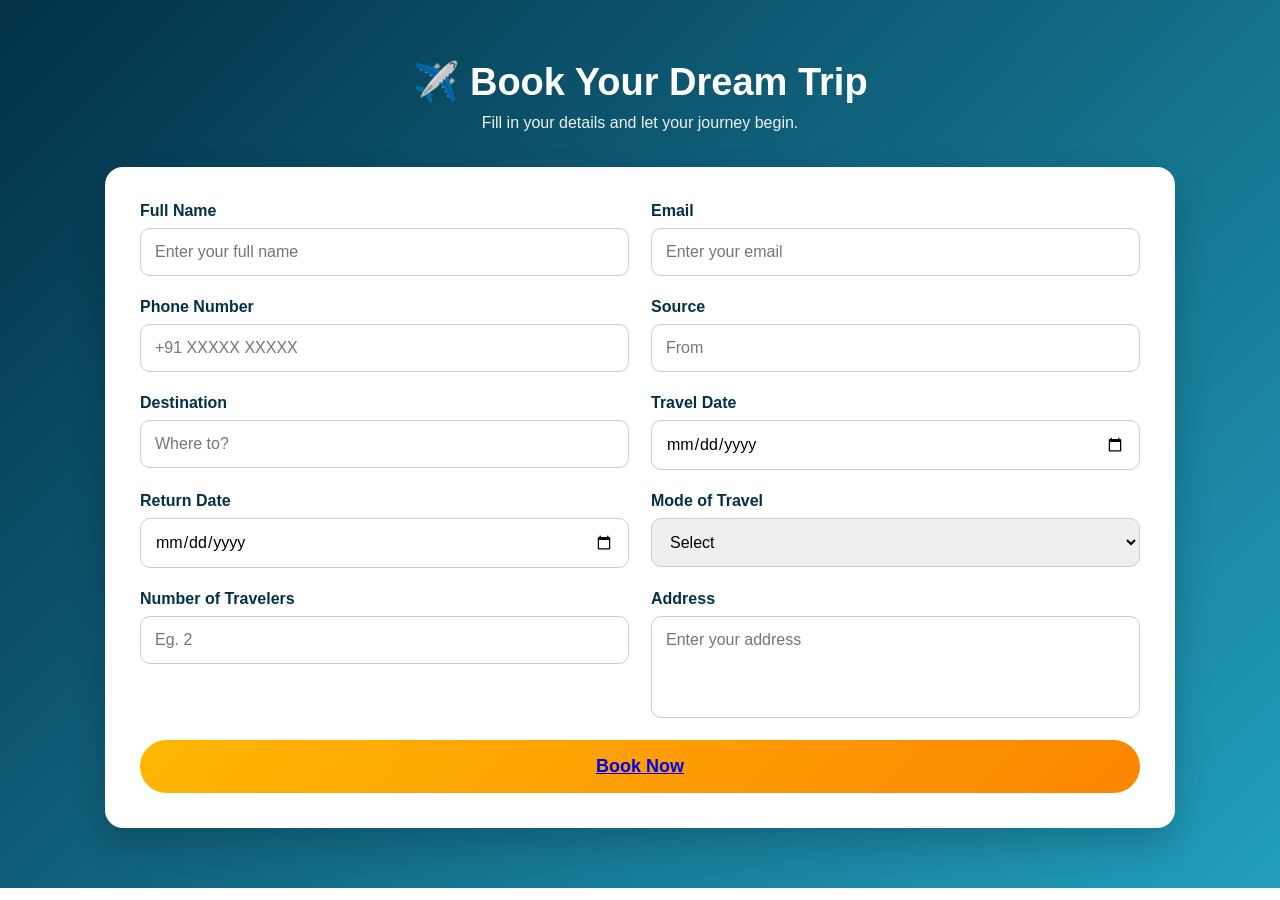
<file: VoyageSphere/form.html>
<!DOCTYPE html>
<html lang="en">
<head>
    <meta charset="UTF-8">
    <meta name="viewport" content="width=device-width, initial-scale=1.0">
    <title>Booking Form</title>
    <link rel="stylesheet" href="style.css">
</head>
<body>
    <section class="booking-section">

    <h2>✈️ Book Your Dream Trip</h2>
    <p>Fill in your details and let your journey begin.</p>

    <form class="booking-form">

        <div class="input-box">
            <label>Full Name</label>
            <input type="text" placeholder="Enter your full name" required>
        </div>

        <div class="input-box">
            <label>Email</label>
            <input type="email" placeholder="Enter your email" required>
        </div>

        <div class="input-box">
            <label>Phone Number</label>
            <input type="tel" placeholder="+91 XXXXX XXXXX" required>
        </div>

        <div class="input-box">
            <label>Source</label>
            <input type="text" placeholder="From">
        </div>

        <div class="input-box">
            <label>Destination</label>
            <input type="text" placeholder="Where to?">
        </div>

        <div class="input-box">
            <label>Travel Date</label>
            <input type="date">
        </div>

        <div class="input-box">
            <label>Return Date</label>
            <input type="date">
        </div>

        <div class="input-box">
            <label>Mode of Travel</label>
            <select>
                <option>Select</option>
                <option>✈️ Flight</option>
                <option>🚆 Train</option>
                <option>🚌 Bus</option>
            </select>
        </div>

        <div class="input-box">
            <label>Number of Travelers</label>
            <input type="number" min="1" placeholder="Eg. 2">
        </div>

        <div class="input-box">
            <label>Address</label>
            <textarea rows="4" placeholder="Enter your address"></textarea>
        </div>

        <button type="submit" class="book-btn">
            <a href="submit.html">Book Now</a>
        </button>

    </form>

</section>
</body>
</html>
</file>
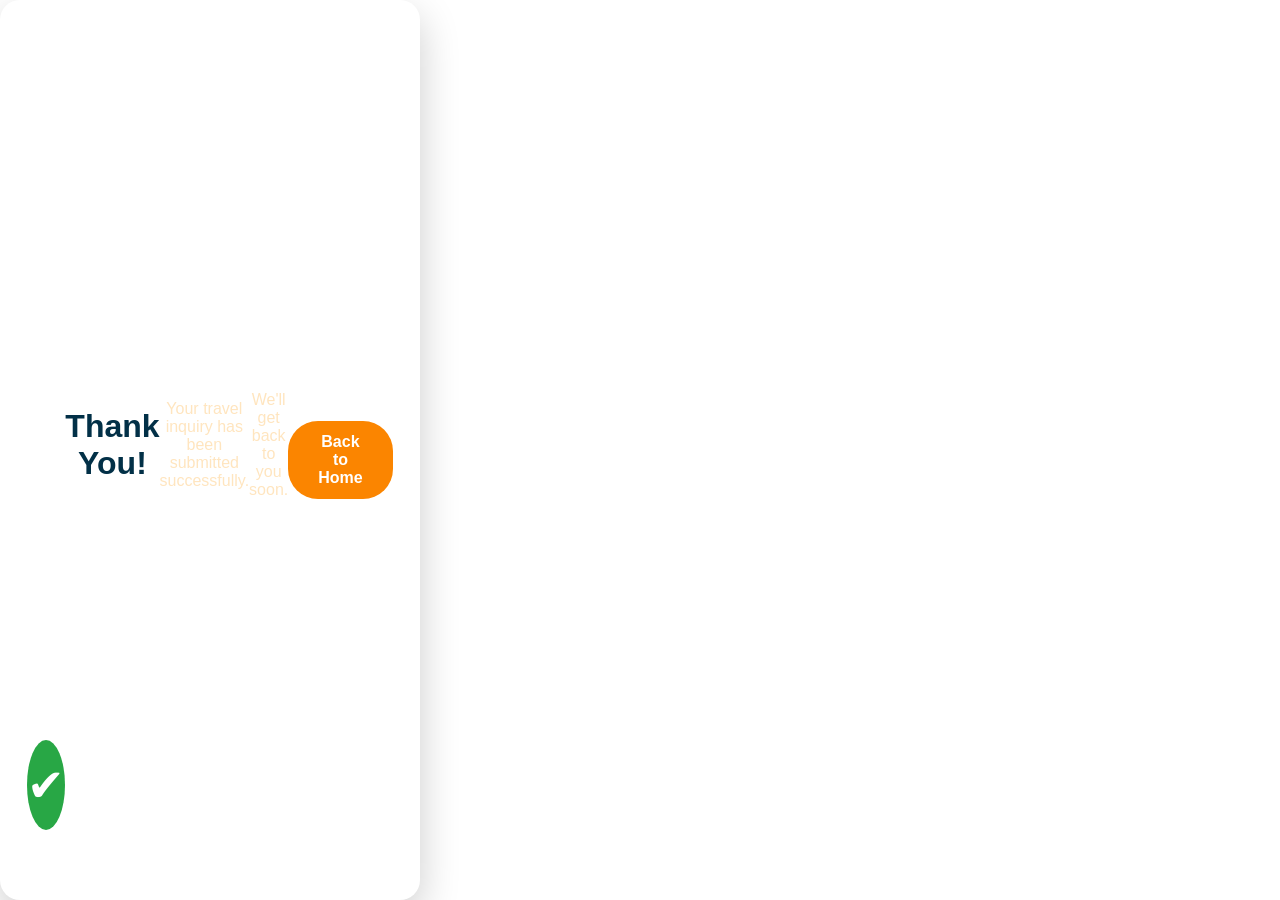
<file: VoyageSphere/submit.html>
<!DOCTYPE html>
<html lang="en">
<head>
    <meta charset="UTF-8">
    <meta name="viewport" content="width=device-width, initial-scale=1.0">
    <title>Submission Successful</title>

    <link href="https://fonts.googleapis.com/css2?family=Poppins:wght@400;600;700&display=swap" rel="stylesheet">

    <link rel="stylesheet" href="style.css">
</head>
<body>

<div class="success-box">

    <div class="tick">✔</div>

    <h1>Thank You!</h1>

    <p class="submission">Your travel inquiry has been submitted successfully.</p>

    <p class="submission">We'll get back to you soon.</p>

    <a href="index.html" class="btn">Back to Home</a>

</div>

</body>
</html>
</file>
<file: VoyageSphere/style.css>
*{
    margin:0;
    font-family:arial;
    border: border-box;
}

.navbar{
    height:90px;
    background-color:#1A312C;
    color:white;
    display: flex;
    align-items: center;
    justify-content: space-evenly;
}
.nav-logo{
    height:60px;
    width:100px;
     margin-bottom: 15px;
}

.logo{
    background-image: url(vslogo.png);
    background-size: cover;
    height:80px;
    width:100px;
   
}

.border{
    border:1px solid transparent;
    
}

.border:hover{
    border: 2px solid white;
   background: rgba(255,255,255,0.25);
    transform: translateY(-2px);
}

/* box2 */

.add-first{
    color: #cccccc;
    font-size: 0.85rem;
    margin-left: 18px;
}
.add-sec{
    margin-left: 3px;
}
.address-icon{
    display: flex;
    align-items: center;
}
/* box3 */

.nav-signin{
    display: flex;
    align-items: center;
    
}

.tour-icon{
    display: flex;
    align-items: center;
    
}

/* box5 */

.nav-login i{
    display:inline;
    font-size: 0.85rem;
}
.nav-login{
    font-weight: 700;
}
.login-icon{
    font-size: 0.85rem;
}

/* panel */

.panel{
    height: 70px;
    background-color: #428475;
    display: flex;
    color: white;
    align-items: center;
    justify-content: space-evenly;
}

.panel-ops h4 {
    font-style: italic;
    font-family: 'Lucida Sans', 'Lucida Sans Regular', 'Lucida Grande', 'Lucida Sans Unicode', Geneva, Verdana, sans-serif;
}


/* panel-search */
.panel-search{
    display: flex;
    justify-content: space-evenly;
    background-color: #1A312C;
    width: 620px;
    height:40px;
    border-radius: 5px;
    margin-left: 10px;
}
.select-search{
    background-color: #f3f3f3;
    width:50px;
    text-align: center;
     border-top-left-radius: 5px;
     border-bottom-left-radius: 5px;
     border: none;
}

.input-search{
     width:100%;
     border-bottom-left-radius: none;
     border-top-left-radius: none;
     border: none;
     font-size: 1rem;
}

.search-icon{
    width: 45px;
    display: flex;
    justify-content: center;
    align-items: center;
    font-size: 1.2rem;
}
.nav-search{
    border:2px solid orange;

}
.panel-language{
    display: flex;
    align-items: center;
    justify-content: center;
    width: 80px;
    height: 42px;

    background: rgba(255,255,255,0.15);
    backdrop-filter: blur(10px);

    border: 1px solid rgba(255,255,255,0.2);
    border-radius: 12px;

    color: white;
    cursor: pointer;
    transition: all 0.3s ease;
}

.panel-language:hover{
    background: rgba(255,255,255,0.25);
    transform: translateY(-2px);
}

/* hero-section */

.hero-section{
    background-image: url(herovs.png);
    height: 450px;
    background-size: cover;
    display: flex;
    align-items: flex-end;
    justify-content: center;
}

.hero-msg{
    background-color: white;
    color: #428475;
    text-decoration:none;
    height : 40px;
    width: 20%;
    border-radius: 5px;
    font-size: 0.85rem;
    display: flex;
    align-items: center;
    justify-content: center;
    margin-bottom: 25px;
}

.hero-msg a{
    color:rgb(0, 0, 0);
}

/* form */
.booking-section{
    background:linear-gradient(135deg,#023047,#219EBC);
    padding:60px 8%;
    text-align:center;
}

.booking-section h2{
    color:#fff;
    font-size:38px;
    margin-bottom:10px;
}

.booking-section p{
    color:#f1f1f1;
    margin-bottom:35px;
}

.booking-form{
    max-width:1000px;
    margin:auto;
    display:grid;
    grid-template-columns:repeat(2,1fr);
    gap:22px;
    background:white;
    padding:35px;
    border-radius:18px;
    box-shadow:0 15px 35px rgba(0,0,0,.2);
}

.input-box{
    display:flex;
    flex-direction:column;
    text-align:left;
}

.input-box label{
    margin-bottom:8px;
    font-weight:600;
    color:#023047;
}

.input-box input,
.input-box select,
.input-box textarea{
    padding:14px;
    border:1px solid #ccc;
    border-radius:10px;
    font-size:16px;
    outline:none;
    transition:.3s;
}

.input-box input:focus,
.input-box select:focus,
.input-box textarea:focus{
    border-color:#FB8500;
    box-shadow:0 0 10px rgba(251,133,0,.3);
}

textarea{
    resize:none;
}

.book-btn{
    grid-column:span 2;
    background:linear-gradient(135deg,#FFB703,#FB8500);
    color:white;
    border:none;
    padding:16px;
    border-radius:30px;
    font-size:18px;
    font-weight:bold;
    cursor:pointer;
    transition:.3s;
}

.book-btn:hover{
    background:#023047;
    transform:scale(1.03);
}

@media(max-width:768px){
.booking-form{
grid-template-columns:1fr;

}

.book-btn{
grid-column:span 1;
}

}

/* travel source sec */

.travel-source-sec{
    background: linear-gradient(to bottom,#618764,#FFFFFF);
    font-family: 'Poppins',sans-serif;
}

/* Section */
.section{
    padding:50px 8%;
}

.section h2{
    text-align:center;
    font-size:2.5rem;
    color:#023047;
    margin-bottom:35px;
}

/* Cards */
.card-container{
    display:flex;
    justify-content:space-between;
    gap:30px;
    flex-wrap:wrap;
}

.card{
    width:48%;
    background:#fff;
    border-radius:18px;
    overflow:hidden;
    box-shadow:0 12px 25px rgba(0,0,0,.12);
    transition:.35s;
}

.card:hover{
    transform:translateY(-8px);
    box-shadow:0 18px 35px rgba(0,0,0,.18);
}

.card img{
background-image: url(kokan.jpg);
    width:100%;
    height:260px;
    object-fit:cover;
}

.card-content{
    padding:18px;
}

.card h3{
    color:#023047;
    margin-bottom:10px;
}

.card p{
    color:hsl(0, 0%, 33%);
    line-height:1.5;
}

.btn{
    display:inline-block;
    margin-top:15px;
    padding:12px 28px;
    background:linear-gradient(135deg,#FFB703,#FB8500);
    color:#fff;
    text-decoration:none;
    border-radius:30px;
    font-weight:600;
    transition:.3s;
}

.btn:hover{
    background:#023047;
    transform:scale(1.05);
}
  
/* footer panel */
.footer{
    margin-top: 15px;
}

.footer{
    background: linear-gradient(135deg,#023047,#001d3d);
    color:white;
    display:flex;
    justify-content:space-between;
    flex-wrap:wrap;
    padding:50px 8%;
    gap:40px;
}

.footer-box{
    width:220px;
}

.footer-box h3{
    color:#FFB703;
    margin-bottom:18px;
    font-size:24px;
}

.footer-box p,
.footer-box a{
    color:#d6d6d6;
    text-decoration:none;
    display:block;
    margin:10px 0;
    transition:.3s;
}

.footer-box a:hover{
    color:#FFB703;
    padding-left:6px;
}

.social-icons{
    display:flex;
    gap:15px;
    margin-top:15px;
}

.social-icons a{
    width:45px;
    height:45px;
    background:#FB8500;
    border-radius:50%;
    display:flex;
    justify-content:center;
    align-items:center;
    color:white;
    font-size:20px;
    transition:.3s;
}

.social-icons a:hover{
    background:#FFB703;
    transform:translateY(-5px);
}

.copyright{
    background:#001219;
    color:#bbb;
    text-align:center;
    padding:18px;
    font-size:15px;
}

/* ========== Responsive Design ========== */

@media screen and (max-width: 768px) {

    .navbar{
        flex-direction: column;
        height: auto;
        padding: 10px;
    }

    .nav-search{
        width: 100%;
        margin: 10px 0;
    }

    .panel{
        flex-direction: column;
        height: auto;
        gap: 10px;
        padding: 10px;
    }

    .hero-section{
        height: 250px;
        background-size: cover;
        background-position: center;
    }

    .card-container{
        flex-direction: column;
        align-items: center;
    }

    .card{
        width: 90%;
        margin-bottom: 20px;
    }

    .footer{
        flex-direction: column;
        text-align: center;
        gap: 20px;
    }
}

/* success page  */
.success-box{
    margin:0;
    padding:0;
    box-sizing:border-box;
    font-family:'Poppins',sans-serif;
    display:flex;
    justify-content:center;
    align-items:center;
    height:100vh;
    background-color:linear-gradient(to bottom, #ff6a00, #fcb045, #ee0979);
}

.success-box{
    /* background:white; */
    width:420px;
    padding:45px;
    text-align:center;

    border-radius:20px;
    box-shadow:0 15px 40px rgba(0,0,0,.2);
}

.tick{
    width:90px;
    height:90px;
    background:#28a745;
    color:white;

    border-radius:50%;

    display:flex;
    justify-content:center;
    align-items:center;

    font-size:45px;

    margin:auto;
    margin-bottom:25px;
}

h1{
    color:#023047;
    margin-bottom:10px;
}

.submission{
    color:#FFE5BF;
    margin-bottom:10px;
}

.btn{
    display:inline-block;

    margin-top:20px;
    padding:12px 30px;

    text-decoration:none;

    background:#FB8500;
    color:white;

    border-radius:30px;

    transition:.3s;
}

.btn:hover{
    background:#023047;
}
</file>
